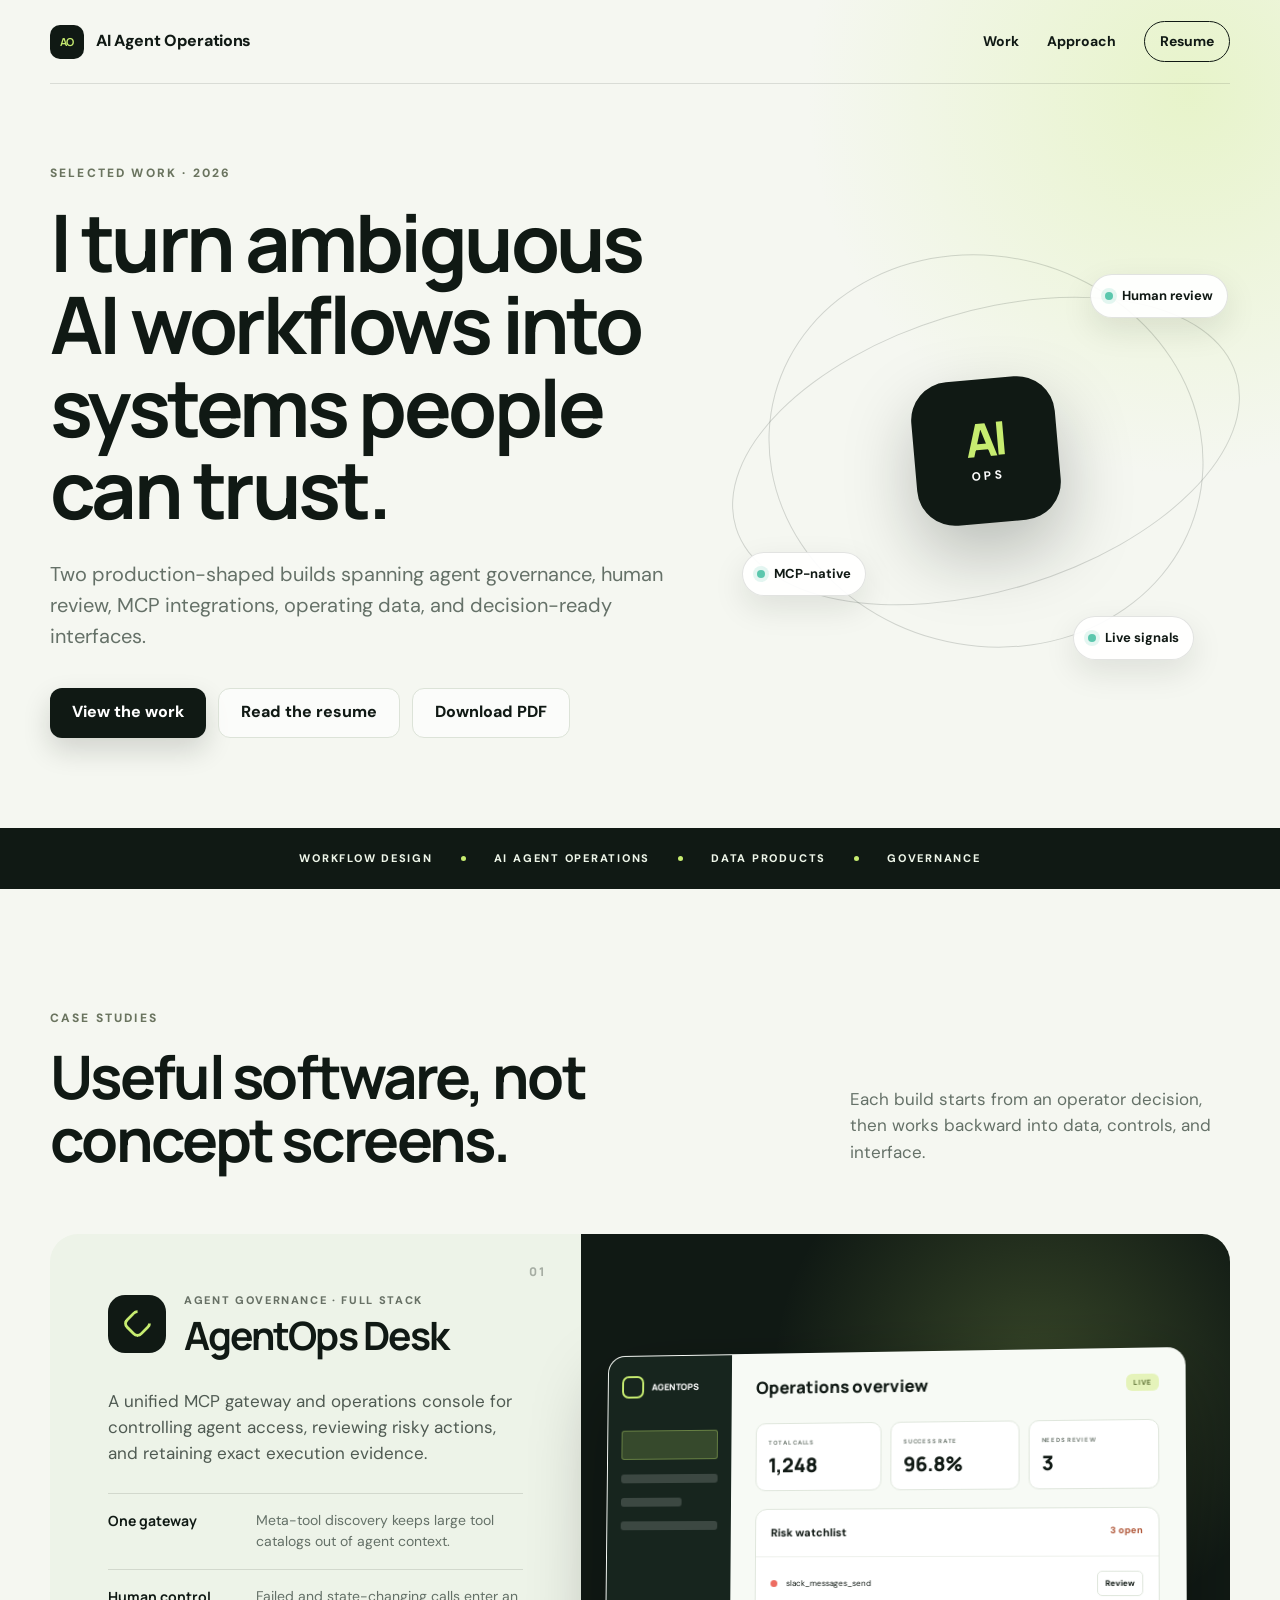
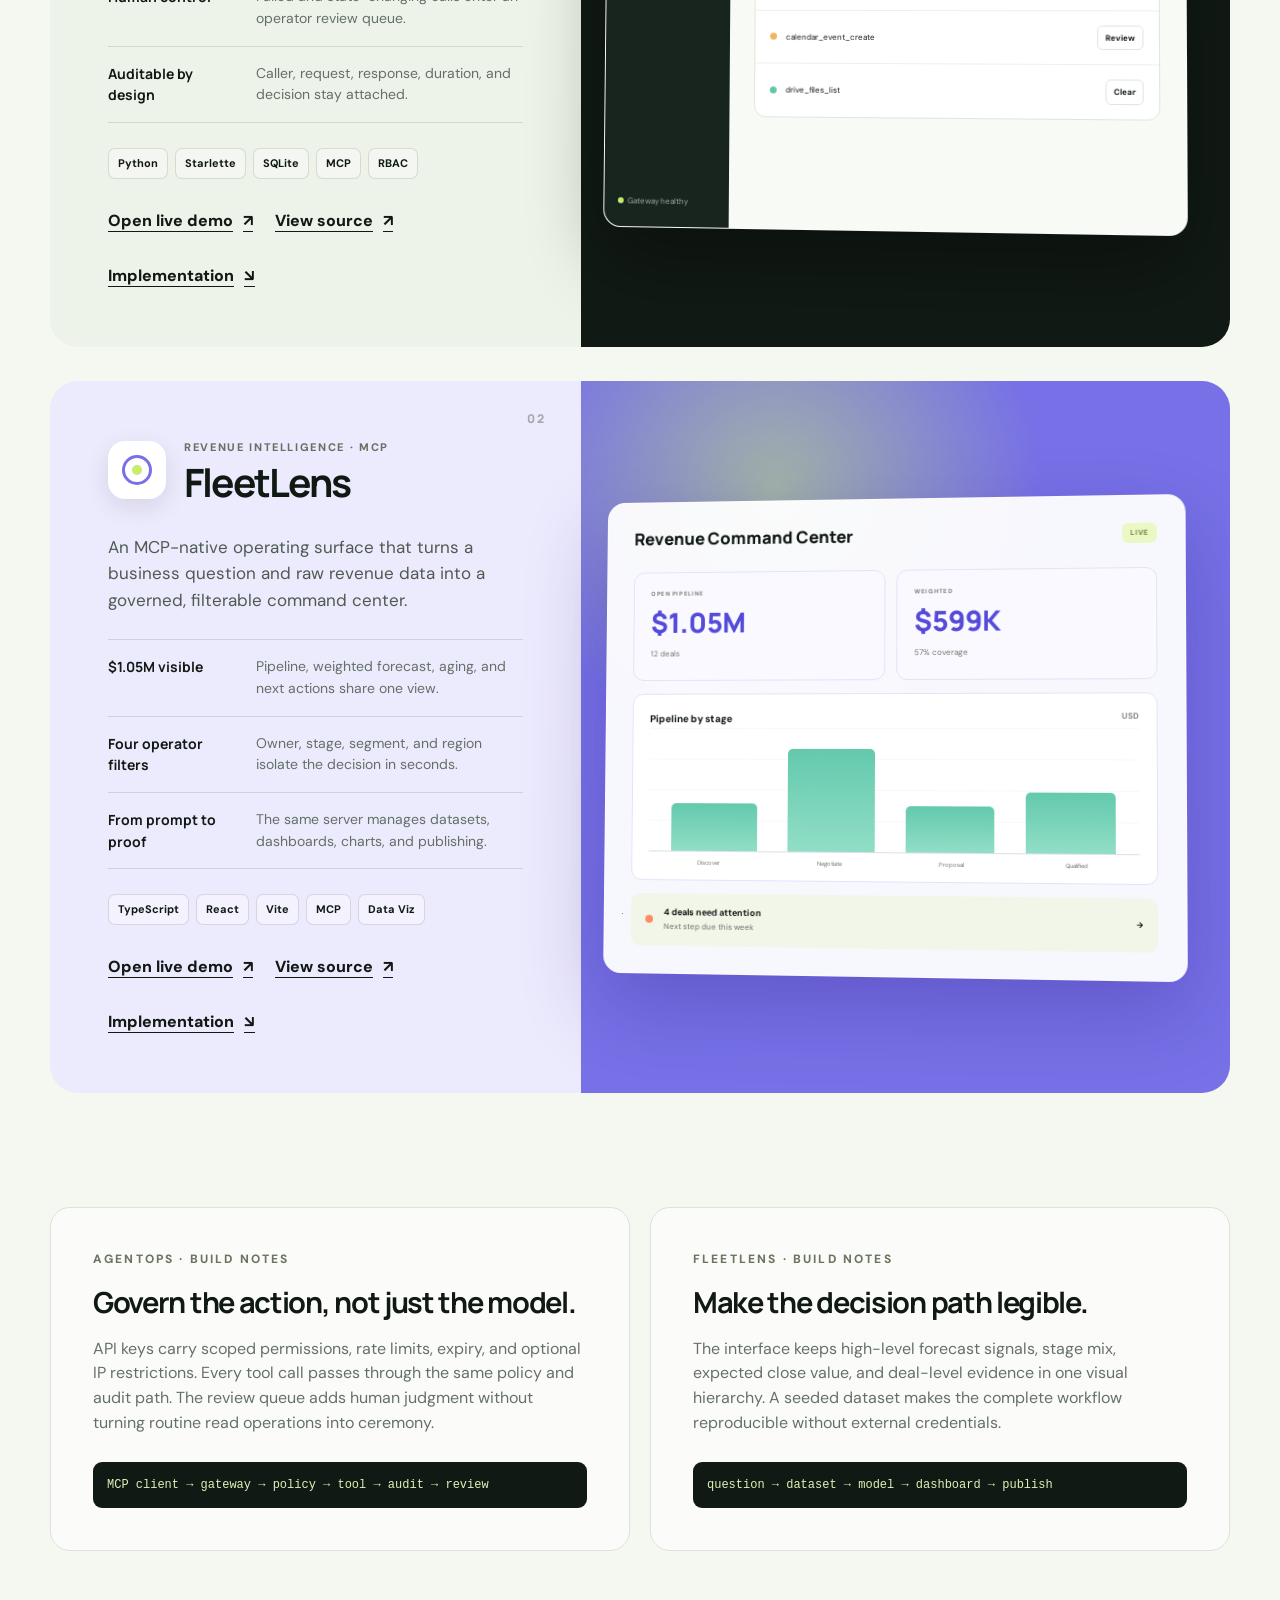
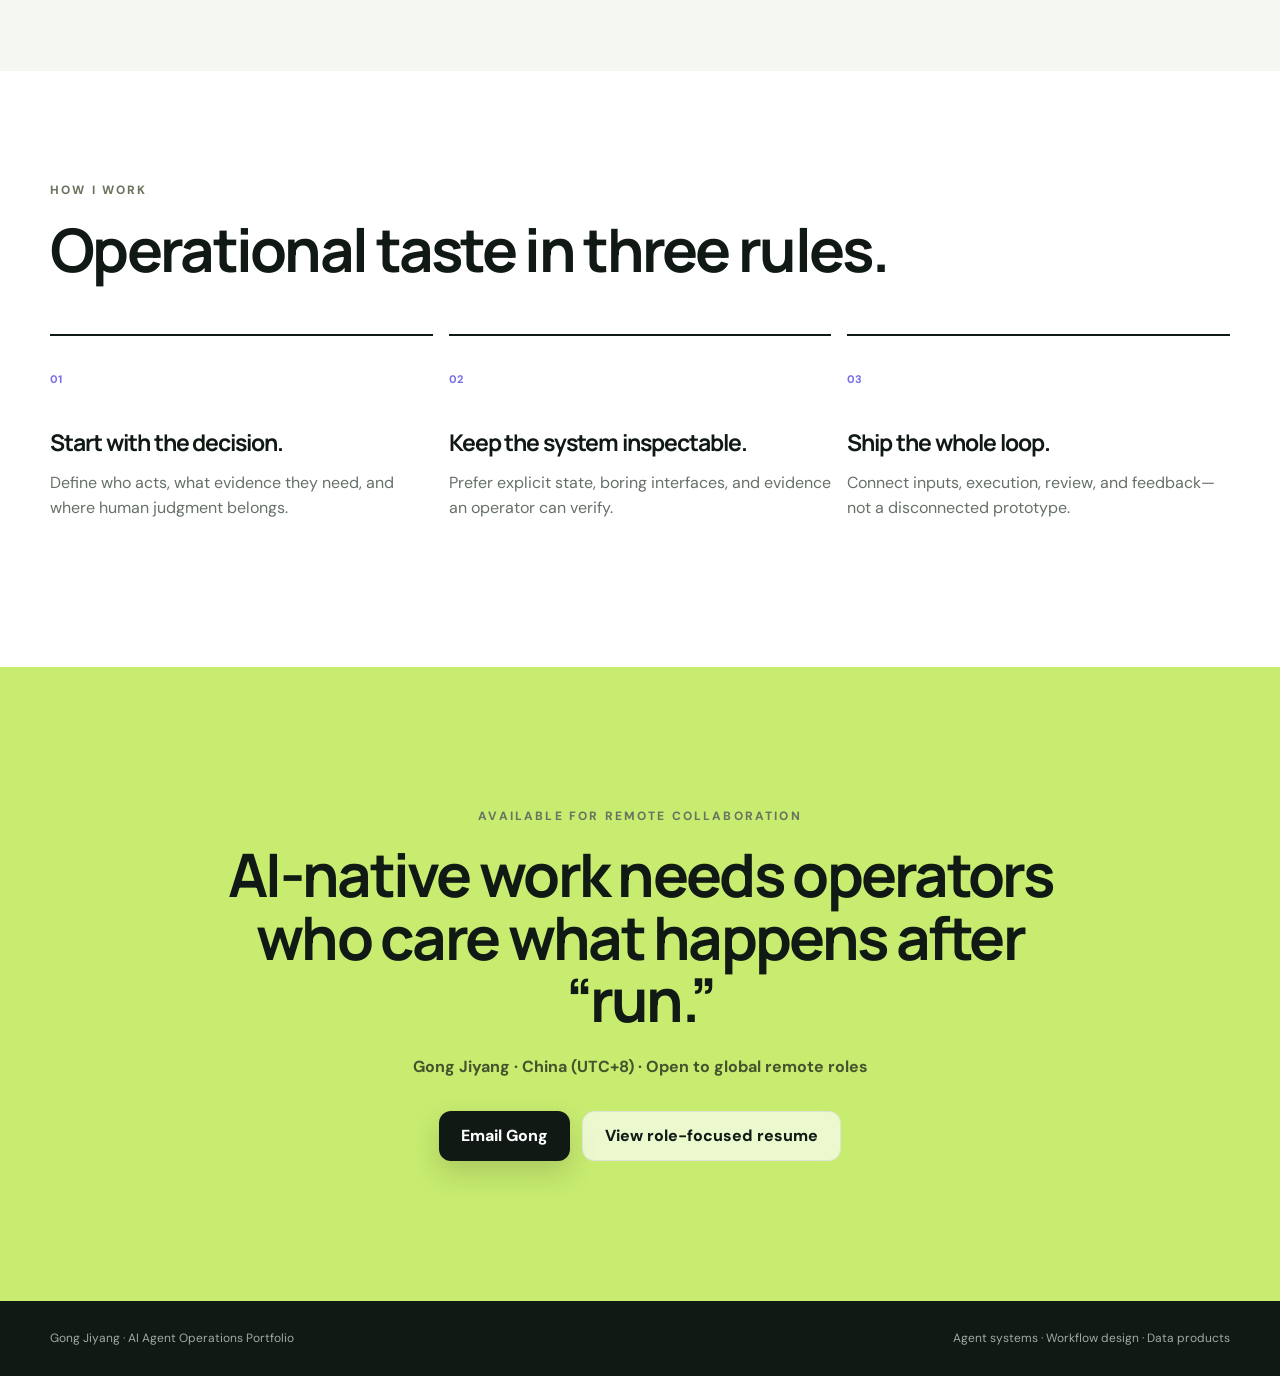
<file: index.html>
<!doctype html>
<html lang="en">
<head>
  <meta charset="utf-8">
  <meta name="viewport" content="width=device-width, initial-scale=1">
  <meta name="description" content="Gong Jiyang’s portfolio of AI-native operations systems: governed agent execution and decision-ready revenue intelligence.">
  <title>Gong Jiyang — AI Agent Operations Portfolio</title>
  <link rel="preconnect" href="https://fonts.googleapis.com">
  <link rel="preconnect" href="https://fonts.gstatic.com" crossorigin>
  <link href="https://fonts.googleapis.com/css2?family=DM+Sans:wght@400;500;600;700&family=Manrope:wght@600;700;800&display=swap" rel="stylesheet">
  <link rel="stylesheet" href="styles.css">
</head>
<body>
  <header class="site-header">
    <a class="wordmark" href="#top" aria-label="Portfolio home">
      <span class="wordmark-mark" aria-hidden="true">AO</span>
      <span>AI Agent Operations</span>
    </a>
    <nav aria-label="Primary navigation">
      <a href="#work">Work</a>
      <a href="#approach">Approach</a>
      <a class="nav-cta" href="resume.html">Resume</a>
    </nav>
  </header>

  <main id="top">
    <section class="hero" aria-labelledby="hero-title">
      <div class="hero-copy">
        <p class="eyebrow">SELECTED WORK · 2026</p>
        <h1 id="hero-title">I turn ambiguous AI workflows into systems people can trust.</h1>
        <p class="hero-lede">Two production-shaped builds spanning agent governance, human review, MCP integrations, operating data, and decision-ready interfaces.</p>
        <div class="hero-actions">
          <a class="button button-primary" href="#work">View the work</a>
          <a class="button button-secondary" href="resume.html">Read the resume</a>
          <a class="button button-secondary" href="AI_Agent_Operations_Resume.pdf" download>Download PDF</a>
        </div>
      </div>
      <div class="hero-proof" aria-label="Portfolio capabilities">
        <div class="proof-orbit orbit-one"></div>
        <div class="proof-orbit orbit-two"></div>
        <div class="proof-center"><span>AI</span><strong>OPS</strong></div>
        <div class="proof-chip chip-one"><span></span>Human review</div>
        <div class="proof-chip chip-two"><span></span>MCP-native</div>
        <div class="proof-chip chip-three"><span></span>Live signals</div>
      </div>
    </section>

    <section class="signal-strip" aria-label="Core capabilities">
      <span>WORKFLOW DESIGN</span><i></i><span>AI AGENT OPERATIONS</span><i></i><span>DATA PRODUCTS</span><i></i><span>GOVERNANCE</span>
    </section>

    <section class="work-section" id="work" aria-labelledby="work-title">
      <div class="section-heading">
        <div>
          <p class="eyebrow">CASE STUDIES</p>
          <h2 id="work-title">Useful software, not concept screens.</h2>
        </div>
        <p>Each build starts from an operator decision, then works backward into data, controls, and interface.</p>
      </div>

      <article class="project project-agentops">
        <div class="project-copy">
          <div class="project-index">01</div>
          <div class="project-title-row">
            <div class="project-icon agentops-icon" aria-hidden="true"><span></span></div>
            <div>
              <p class="project-type">AGENT GOVERNANCE · FULL STACK</p>
              <h3>AgentOps Desk</h3>
            </div>
          </div>
          <p class="project-summary">A unified MCP gateway and operations console for controlling agent access, reviewing risky actions, and retaining exact execution evidence.</p>
          <ul class="project-outcomes">
            <li><strong>One gateway</strong><span>Meta-tool discovery keeps large tool catalogs out of agent context.</span></li>
            <li><strong>Human control</strong><span>Failed and state-changing calls enter an operator review queue.</span></li>
            <li><strong>Auditable by design</strong><span>Caller, request, response, duration, and decision stay attached.</span></li>
          </ul>
          <div class="project-tags"><span>Python</span><span>Starlette</span><span>SQLite</span><span>MCP</span><span>RBAC</span></div>
          <div class="project-actions">
            <a class="text-link" href="https://gongjiyang.github.io/agentops-console/">Open live demo <span aria-hidden="true">↗</span></a>
            <a class="text-link" href="https://github.com/GongJiYang/agentops-console">View source <span aria-hidden="true">↗</span></a>
            <a class="text-link" href="#agentops-details">Implementation <span aria-hidden="true">↘</span></a>
          </div>
        </div>
        <div class="project-visual agentops-visual" aria-label="AgentOps Desk interface preview">
          <div class="mock-window">
            <div class="mock-sidebar">
              <div class="mock-logo"><b></b><span>AGENTOPS</span></div>
              <div class="mock-nav active"></div><div class="mock-nav"></div><div class="mock-nav short"></div><div class="mock-nav"></div>
              <div class="mock-status"><i></i>Gateway healthy</div>
            </div>
            <div class="mock-main">
              <div class="mock-top"><span>Operations overview</span><b>LIVE</b></div>
              <div class="mock-kpis"><div><small>TOTAL CALLS</small><strong>1,248</strong></div><div><small>SUCCESS RATE</small><strong>96.8%</strong></div><div><small>NEEDS REVIEW</small><strong>3</strong></div></div>
              <div class="mock-watch"><div class="watch-head"><span>Risk watchlist</span><small>3 open</small></div><div class="watch-row"><i class="risk high"></i><span>slack_messages_send</span><b>Review</b></div><div class="watch-row"><i class="risk medium"></i><span>calendar_event_create</span><b>Review</b></div><div class="watch-row"><i class="risk low"></i><span>drive_files_list</span><b>Clear</b></div></div>
            </div>
          </div>
        </div>
      </article>

      <article class="project project-fleetlens">
        <div class="project-copy">
          <div class="project-index">02</div>
          <div class="project-title-row">
            <div class="project-icon fleetlens-icon" aria-hidden="true"><span></span></div>
            <div>
              <p class="project-type">REVENUE INTELLIGENCE · MCP</p>
              <h3>FleetLens</h3>
            </div>
          </div>
          <p class="project-summary">An MCP-native operating surface that turns a business question and raw revenue data into a governed, filterable command center.</p>
          <ul class="project-outcomes">
            <li><strong>$1.05M visible</strong><span>Pipeline, weighted forecast, aging, and next actions share one view.</span></li>
            <li><strong>Four operator filters</strong><span>Owner, stage, segment, and region isolate the decision in seconds.</span></li>
            <li><strong>From prompt to proof</strong><span>The same server manages datasets, dashboards, charts, and publishing.</span></li>
          </ul>
          <div class="project-tags"><span>TypeScript</span><span>React</span><span>Vite</span><span>MCP</span><span>Data Viz</span></div>
          <div class="project-actions">
            <a class="text-link" href="https://gongjiyang.github.io/fleetlens-mcp/">Open live demo <span aria-hidden="true">↗</span></a>
            <a class="text-link" href="https://github.com/GongJiYang/fleetlens-mcp">View source <span aria-hidden="true">↗</span></a>
            <a class="text-link" href="#fleetlens-details">Implementation <span aria-hidden="true">↘</span></a>
          </div>
        </div>
        <div class="project-visual fleetlens-visual" aria-label="FleetLens revenue dashboard preview">
          <div class="lens-frame">
            <div class="lens-head"><span>Revenue Command Center</span><b>LIVE</b></div>
            <div class="lens-metrics"><div><small>OPEN PIPELINE</small><strong>$1.05M</strong><em>12 deals</em></div><div><small>WEIGHTED</small><strong>$599K</strong><em>57% coverage</em></div></div>
            <div class="lens-chart"><div class="lens-chart-title"><span>Pipeline by stage</span><small>USD</small></div><div class="bars"><i style="--h:43%"></i><i style="--h:92%"></i><i style="--h:41%"></i><i style="--h:54%"></i></div><div class="bar-labels"><span>Discover</span><span>Negotiate</span><span>Proposal</span><span>Qualified</span></div></div>
            <div class="lens-alert"><i></i><span><strong>4 deals need attention</strong>Next step due this week</span><b>→</b></div>
          </div>
        </div>
      </article>
    </section>

    <section class="details-grid" id="approach" aria-label="Implementation details">
      <article id="agentops-details">
        <p class="eyebrow">AGENTOPS · BUILD NOTES</p>
        <h3>Govern the action, not just the model.</h3>
        <p>API keys carry scoped permissions, rate limits, expiry, and optional IP restrictions. Every tool call passes through the same policy and audit path. The review queue adds human judgment without turning routine read operations into ceremony.</p>
        <code>MCP client → gateway → policy → tool → audit → review</code>
      </article>
      <article id="fleetlens-details">
        <p class="eyebrow">FLEETLENS · BUILD NOTES</p>
        <h3>Make the decision path legible.</h3>
        <p>The interface keeps high-level forecast signals, stage mix, expected close value, and deal-level evidence in one visual hierarchy. A seeded dataset makes the complete workflow reproducible without external credentials.</p>
        <code>question → dataset → model → dashboard → publish</code>
      </article>
    </section>

    <section class="principles" aria-labelledby="principles-title">
      <p class="eyebrow">HOW I WORK</p>
      <h2 id="principles-title">Operational taste in three rules.</h2>
      <div class="principle-grid">
        <article><span>01</span><h3>Start with the decision.</h3><p>Define who acts, what evidence they need, and where human judgment belongs.</p></article>
        <article><span>02</span><h3>Keep the system inspectable.</h3><p>Prefer explicit state, boring interfaces, and evidence an operator can verify.</p></article>
        <article><span>03</span><h3>Ship the whole loop.</h3><p>Connect inputs, execution, review, and feedback—not a disconnected prototype.</p></article>
      </div>
    </section>

    <section class="closing">
      <p class="eyebrow">AVAILABLE FOR REMOTE COLLABORATION</p>
      <h2>AI-native work needs operators who care what happens after “run.”</h2>
      <p class="closing-meta">Gong Jiyang · China (UTC+8) · Open to global remote roles</p>
      <div class="hero-actions closing-actions">
        <a class="button button-primary" href="mailto:2643399104gjy@gmail.com">Email Gong</a>
        <a class="button button-secondary" href="resume.html">View role-focused resume</a>
      </div>
    </section>
  </main>

  <footer><span>Gong Jiyang · AI Agent Operations Portfolio</span><span>Agent systems · Workflow design · Data products</span></footer>
</body>
</html>
</file>
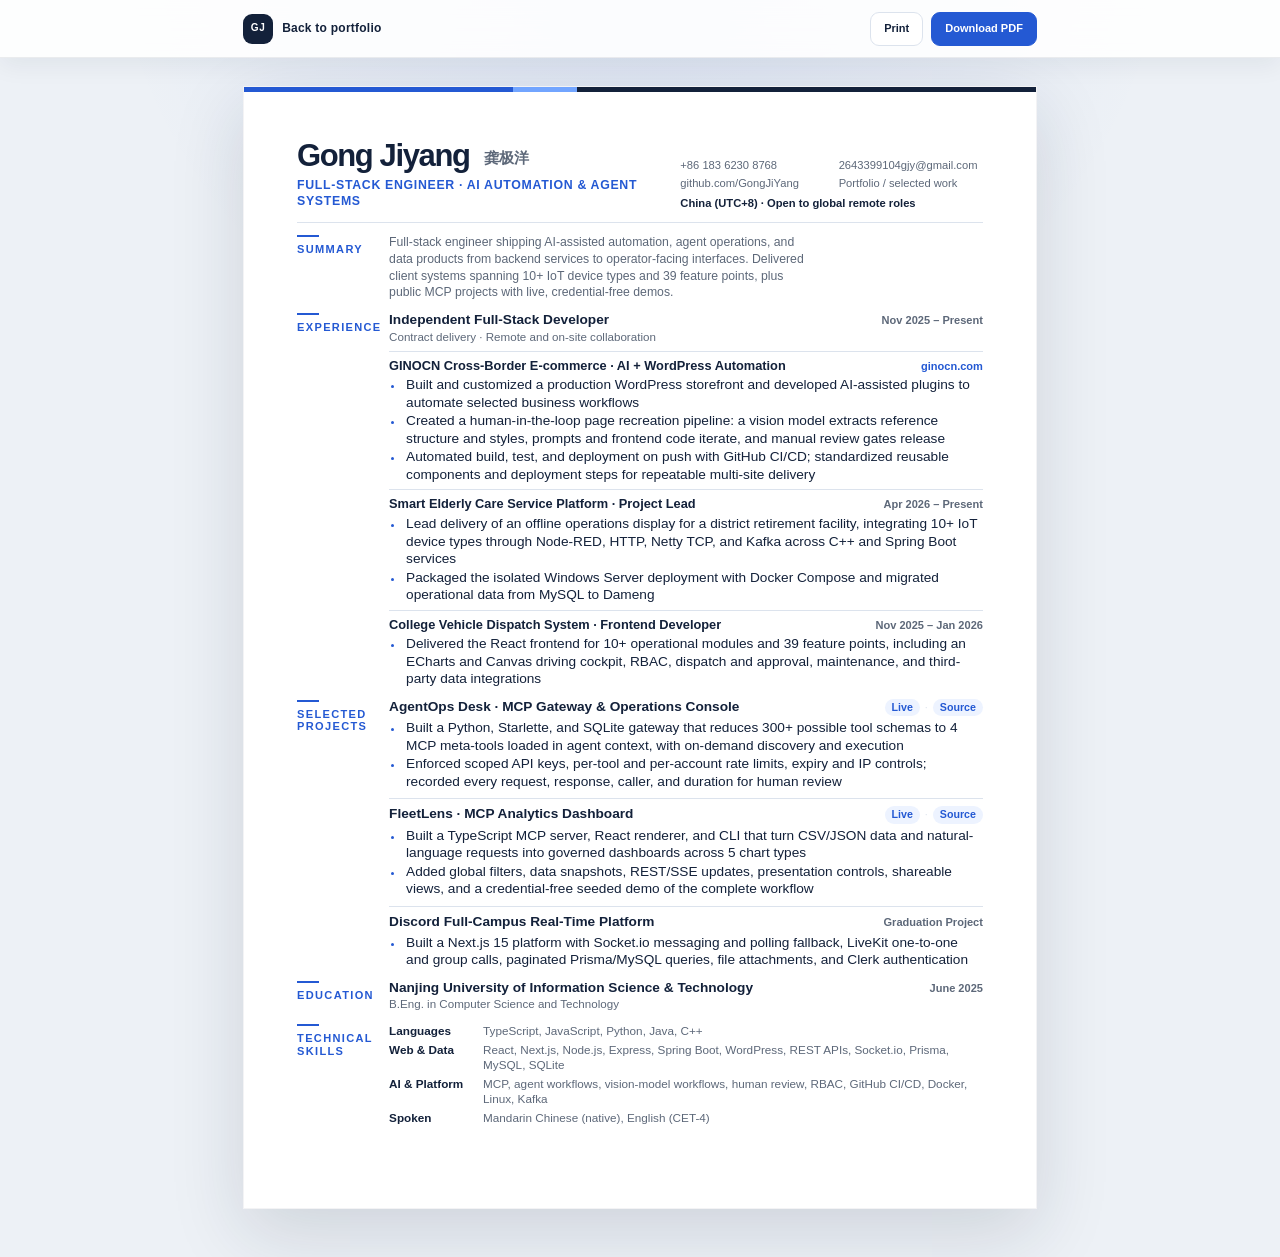
<file: resume.html>
<!doctype html>
<html lang="en">
<head>
  <meta charset="utf-8" />
  <meta name="viewport" content="width=device-width, initial-scale=1" />
  <meta name="description" content="Resume of Gong Jiyang, a full-stack engineer focused on AI automation, agent systems, IoT integrations, and production delivery." />
  <title>Gong Jiyang — Full-Stack Engineer Resume</title>
  <style>
    :root {
      --ink: #13213a;
      --muted: #5d6879;
      --accent: #2459d3;
      --accent-strong: #1743aa;
      --accent-soft: #edf3ff;
      --line: #dce3ed;
      --paper: #ffffff;
      --screen: #edf1f6;
    }

    * { box-sizing: border-box; }

    html {
      background: var(--screen);
    }

    body {
      margin: 0;
      background:
        radial-gradient(circle at 50% -10%, rgba(36, 89, 211, 0.1), transparent 34rem),
        var(--screen);
      color: var(--ink);
      font: 10.25pt/1.28 ui-sans-serif, -apple-system, BlinkMacSystemFont, "Segoe UI", sans-serif;
      -webkit-font-smoothing: antialiased;
    }

    a {
      color: inherit;
      text-decoration: none;
    }

    .toolbar {
      position: sticky;
      top: 0;
      z-index: 2;
      display: flex;
      justify-content: space-between;
      align-items: center;
      min-height: 58px;
      padding: 9px max(22px, calc((100% - 210mm) / 2));
      border-bottom: 1px solid rgba(19, 33, 58, 0.08);
      background: rgba(255, 255, 255, 0.88);
      box-shadow: 0 8px 24px rgba(19, 33, 58, 0.06);
      backdrop-filter: blur(18px);
    }

    .toolbar-brand {
      display: inline-flex;
      align-items: center;
      gap: 9px;
      color: var(--ink);
      font-size: 12px;
      font-weight: 750;
      letter-spacing: 0.02em;
    }

    .toolbar-mark {
      display: grid;
      width: 30px;
      height: 30px;
      place-items: center;
      border-radius: 9px;
      background: var(--ink);
      color: #ffffff;
      font-size: 10px;
      letter-spacing: 0.06em;
    }

    .toolbar-actions {
      display: flex;
      align-items: center;
      gap: 8px;
    }

    .toolbar-button {
      display: inline-flex;
      min-height: 34px;
      align-items: center;
      justify-content: center;
      border: 1px solid var(--line);
      border-radius: 9px;
      padding: 0 13px;
      background: #ffffff;
      color: var(--ink);
      font: 700 11px/1 ui-sans-serif, -apple-system, BlinkMacSystemFont, "Segoe UI", sans-serif;
      cursor: pointer;
    }

    .toolbar-button-primary {
      border-color: var(--accent);
      background: var(--accent);
      color: #ffffff;
    }

    .toolbar-button:hover,
    .toolbar-button:focus-visible {
      border-color: var(--accent);
      outline: none;
      color: var(--accent);
    }

    .toolbar-button-primary:hover,
    .toolbar-button-primary:focus-visible {
      border-color: var(--accent-strong);
      background: var(--accent-strong);
      color: #ffffff;
    }

    .page {
      position: relative;
      width: 210mm;
      min-height: 297mm;
      margin: 28px auto 48px;
      overflow: hidden;
      padding: 13mm 14mm 11mm;
      border: 1px solid rgba(19, 33, 58, 0.05);
      background: var(--paper);
      box-shadow: 0 24px 70px rgba(19, 33, 58, 0.14);
    }

    .page::before {
      position: absolute;
      inset: 0 0 auto;
      height: 5px;
      background: linear-gradient(90deg, var(--accent) 0 34%, #72a5ff 34% 42%, var(--ink) 42% 100%);
      content: "";
    }

    header {
      display: grid;
      grid-template-columns: minmax(0, 1.08fr) minmax(250px, 0.92fr);
      gap: 28px;
      align-items: end;
      padding: 4px 0 12px;
      border-bottom: 1px solid var(--line);
    }

    h1 {
      margin: 0;
      font-size: 31px;
      font-weight: 780;
      line-height: 1;
      letter-spacing: -0.045em;
    }

    .cn-name {
      margin-left: 7px;
      color: var(--muted);
      font-size: 15px;
      font-weight: 650;
      letter-spacing: 0;
      vertical-align: 3px;
    }

    .role {
      margin-top: 7px;
      color: var(--accent);
      font-size: 9.25pt;
      font-weight: 750;
      letter-spacing: 0.055em;
      text-transform: uppercase;
    }

    .contact {
      display: grid;
      grid-template-columns: repeat(2, minmax(0, 1fr));
      gap: 4px 14px;
      color: var(--muted);
      font-size: 8.4pt;
      line-height: 1.25;
    }

    .contact a {
      overflow-wrap: anywhere;
    }

    .contact a:hover,
    .contact a:focus-visible,
    .subhead a:hover,
    .subhead a:focus-visible,
    .project-links a:hover,
    .project-links a:focus-visible {
      color: var(--accent);
      text-decoration: underline;
      text-underline-offset: 2px;
    }

    .contact-location {
      grid-column: 1 / -1;
      margin-top: 2px;
      color: var(--ink);
      font-weight: 650;
    }

    section {
      position: relative;
      margin-top: 11px;
      padding-left: 92px;
    }

    h2 {
      position: absolute;
      top: 1px;
      left: 0;
      width: 75px;
      margin: 0;
      color: var(--accent);
      font-size: 8.3pt;
      font-weight: 800;
      line-height: 1.15;
      letter-spacing: 0.12em;
      text-transform: uppercase;
    }

    h2::before {
      display: block;
      width: 22px;
      height: 2px;
      margin-bottom: 6px;
      background: var(--accent);
      content: "";
    }

    h3,
    p {
      margin: 0;
    }

    .summary {
      max-width: 62ch;
      color: var(--muted);
      font-size: 9.2pt;
      line-height: 1.38;
    }

    .entry {
      margin-bottom: 7px;
    }

    .entry:last-child {
      margin-bottom: 0;
    }

    .entry-head,
    .subhead {
      display: flex;
      justify-content: space-between;
      align-items: baseline;
      gap: 12px;
    }

    .entry-head h3 {
      font-size: 10.25pt;
      line-height: 1.22;
    }

    .entry-meta {
      flex: none;
      color: var(--muted);
      font-size: 8.3pt;
      font-weight: 550;
      white-space: nowrap;
    }

    .entry-context {
      margin-top: 1px;
      color: var(--muted);
      font-size: 8.7pt;
    }

    .subentry {
      margin-top: 6px;
      padding-top: 6px;
      border-top: 1px solid var(--line);
    }

    .subhead strong {
      font-size: 9.6pt;
      line-height: 1.22;
    }

    .subhead a {
      color: var(--accent);
      font-size: 8.3pt;
      font-weight: 700;
      white-space: nowrap;
    }

    .project-links {
      display: inline-flex;
      flex: none;
      align-items: center;
      gap: 5px;
      color: var(--line);
      font-size: 8pt;
      white-space: nowrap;
    }

    .project-links a {
      border-radius: 999px;
      padding: 2px 7px;
      background: var(--accent-soft);
      color: var(--accent);
      font-weight: 750;
    }

    ul {
      margin: 3px 0 0;
      padding-left: 15px;
    }

    li {
      margin: 0 0 1px;
      padding-left: 2px;
    }

    li::marker {
      color: var(--accent);
      font-size: 0.8em;
    }

    section[aria-labelledby="projects-title"] .entry {
      padding-bottom: 7px;
      border-bottom: 1px solid var(--line);
    }

    section[aria-labelledby="projects-title"] .entry:last-child {
      padding-bottom: 0;
      border-bottom: 0;
    }

    .skills {
      display: grid;
      gap: 4px;
    }

    .skills-line {
      display: grid;
      grid-template-columns: 86px minmax(0, 1fr);
      gap: 8px;
      align-items: baseline;
    }

    .skills-line strong {
      color: var(--ink);
      font-size: 8.8pt;
    }

    .skills-line span {
      color: var(--muted);
      font-size: 8.8pt;
    }

    @media screen and (max-width: 760px) {
      html,
      body {
        background: #ffffff;
      }

      .toolbar {
        min-height: 54px;
        padding: 8px 14px;
      }

      .toolbar-brand > span:last-child {
        display: none;
      }

      .toolbar-button {
        min-height: 34px;
        padding: 0 11px;
      }

      .page {
        width: 100%;
        min-height: 0;
        margin: 0;
        padding: 30px 19px 42px;
        border: 0;
        box-shadow: none;
      }

      header {
        display: block;
        padding-bottom: 16px;
      }

      h1 {
        font-size: clamp(29px, 9vw, 38px);
      }

      .role {
        max-width: 29ch;
        margin-top: 9px;
        line-height: 1.35;
      }

      .contact {
        grid-template-columns: 1fr;
        gap: 6px;
        margin-top: 17px;
        font-size: 11px;
      }

      .contact-location {
        grid-column: auto;
        margin-top: 3px;
      }

      section {
        margin-top: 22px;
        padding-left: 0;
      }

      h2 {
        position: static;
        width: auto;
        margin-bottom: 11px;
        padding-bottom: 7px;
        border-bottom: 1px solid var(--line);
        font-size: 10px;
      }

      h2::before {
        display: inline-block;
        width: 18px;
        margin: 0 8px 3px 0;
      }

      .summary {
        font-size: 13px;
        line-height: 1.52;
      }

      .entry {
        margin-bottom: 14px;
      }

      .entry-head,
      .subhead {
        display: block;
      }

      .entry-head h3 {
        font-size: 14px;
      }

      .entry-meta,
      .subhead a,
      .project-links {
        display: flex;
        margin-top: 4px;
        white-space: normal;
      }

      .subentry {
        margin-top: 11px;
        padding-top: 10px;
      }

      .subhead strong {
        font-size: 13px;
      }

      ul {
        margin-top: 6px;
        padding-left: 17px;
      }

      li {
        margin-bottom: 4px;
        font-size: 12.5px;
        line-height: 1.42;
      }

      section[aria-labelledby="projects-title"] .entry {
        padding-bottom: 13px;
      }

      .skills-line {
        grid-template-columns: 82px minmax(0, 1fr);
        gap: 7px;
      }

      .skills-line strong,
      .skills-line span {
        font-size: 12px;
        line-height: 1.4;
      }
    }

    @media screen and (max-width: 390px) {
      .toolbar-button {
        padding: 0 9px;
      }

      .toolbar-button-secondary {
        display: none;
      }

      .page {
        padding-right: 17px;
        padding-left: 17px;
      }
    }

    @media print {
      @page { size: A4; margin: 0; }

      html,
      body {
        background: #ffffff;
      }

      body {
        font-size: 9.8pt;
        print-color-adjust: exact;
        -webkit-print-color-adjust: exact;
      }

      .toolbar {
        display: none;
      }

      .page {
        width: 210mm;
        height: 297mm;
        min-height: 297mm;
        margin: 0;
        padding: 12mm 14mm 10mm;
        border: 0;
        box-shadow: none;
        overflow: hidden;
      }

      header {
        grid-template-columns: minmax(0, 1.08fr) minmax(235px, 0.92fr);
        gap: 24px;
        padding-top: 4px;
        padding-bottom: 10px;
      }

      h1 {
        font-size: 30px;
      }

      section {
        margin-top: 9px;
        padding-left: 88px;
      }

      .subentry {
        margin-top: 5px;
        padding-top: 5px;
      }

      .entry {
        margin-bottom: 6px;
      }

      section[aria-labelledby="projects-title"] .entry {
        padding-bottom: 6px;
      }

      ul {
        margin-top: 2px;
      }

      .project-links a {
        padding: 1px 5px;
      }
    }
  </style>
</head>
<body>
  <div class="toolbar">
    <a class="toolbar-brand" href="index.html" aria-label="Back to portfolio">
      <span class="toolbar-mark" aria-hidden="true">GJ</span>
      <span>Back to portfolio</span>
    </a>
    <div class="toolbar-actions">
      <button class="toolbar-button toolbar-button-secondary" type="button" onclick="window.print()">Print</button>
      <a class="toolbar-button toolbar-button-primary" href="AI_Agent_Operations_Resume.pdf" download>Download PDF</a>
    </div>
  </div>

  <article class="page">
    <header>
      <div class="identity">
        <h1>Gong Jiyang <span class="cn-name">龚极洋</span></h1>
        <div class="role">Full-Stack Engineer · AI Automation &amp; Agent Systems</div>
      </div>
      <div class="contact">
        <a href="tel:+8618362308768">+86 183 6230 8768</a>
        <a href="mailto:2643399104gjy@gmail.com">2643399104gjy@gmail.com</a>
        <a href="https://github.com/GongJiYang">github.com/GongJiYang</a>
        <a href="https://gongjiyang.github.io/ai-agent-operations-portfolio/">Portfolio / selected work</a>
        <span class="contact-location">China (UTC+8) · Open to global remote roles</span>
      </div>
    </header>

    <section aria-labelledby="summary-title">
      <h2 id="summary-title">Summary</h2>
      <p class="summary">Full-stack engineer shipping AI-assisted automation, agent operations, and data products from backend services to operator-facing interfaces. Delivered client systems spanning 10+ IoT device types and 39 feature points, plus public MCP projects with live, credential-free demos.</p>
    </section>

    <section aria-labelledby="experience-title">
      <h2 id="experience-title">Experience</h2>
      <article class="entry">
        <div class="entry-head">
          <h3>Independent Full-Stack Developer</h3>
          <span class="entry-meta">Nov 2025 – Present</span>
        </div>
        <p class="entry-context">Contract delivery · Remote and on-site collaboration</p>

        <div class="subentry">
          <div class="subhead">
            <strong>GINOCN Cross-Border E-commerce · AI + WordPress Automation</strong>
            <a href="https://www.ginocn.com/">ginocn.com</a>
          </div>
          <ul>
            <li>Built and customized a production WordPress storefront and developed AI-assisted plugins to automate selected business workflows</li>
            <li>Created a human-in-the-loop page recreation pipeline: a vision model extracts reference structure and styles, prompts and frontend code iterate, and manual review gates release</li>
            <li>Automated build, test, and deployment on push with GitHub CI/CD; standardized reusable components and deployment steps for repeatable multi-site delivery</li>
          </ul>
        </div>

        <div class="subentry">
          <div class="subhead">
            <strong>Smart Elderly Care Service Platform · Project Lead</strong>
            <span class="entry-meta">Apr 2026 – Present</span>
          </div>
          <ul>
            <li>Lead delivery of an offline operations display for a district retirement facility, integrating 10+ IoT device types through Node-RED, HTTP, Netty TCP, and Kafka across C++ and Spring Boot services</li>
            <li>Packaged the isolated Windows Server deployment with Docker Compose and migrated operational data from MySQL to Dameng</li>
          </ul>
        </div>

        <div class="subentry">
          <div class="subhead">
            <strong>College Vehicle Dispatch System · Frontend Developer</strong>
            <span class="entry-meta">Nov 2025 – Jan 2026</span>
          </div>
          <ul>
            <li>Delivered the React frontend for 10+ operational modules and 39 feature points, including an ECharts and Canvas driving cockpit, RBAC, dispatch and approval, maintenance, and third-party data integrations</li>
          </ul>
        </div>
      </article>
    </section>

    <section aria-labelledby="projects-title">
      <h2 id="projects-title">Selected Projects</h2>

      <article class="entry">
        <div class="entry-head">
          <h3>AgentOps Desk · MCP Gateway &amp; Operations Console</h3>
          <span class="project-links"><a href="https://gongjiyang.github.io/agentops-console/">Live</a> · <a href="https://github.com/GongJiYang/agentops-console">Source</a></span>
        </div>
        <ul>
          <li>Built a Python, Starlette, and SQLite gateway that reduces 300+ possible tool schemas to 4 MCP meta-tools loaded in agent context, with on-demand discovery and execution</li>
          <li>Enforced scoped API keys, per-tool and per-account rate limits, expiry and IP controls; recorded every request, response, caller, and duration for human review</li>
        </ul>
      </article>

      <article class="entry">
        <div class="entry-head">
          <h3>FleetLens · MCP Analytics Dashboard</h3>
          <span class="project-links"><a href="https://gongjiyang.github.io/fleetlens-mcp/">Live</a> · <a href="https://github.com/GongJiYang/fleetlens-mcp">Source</a></span>
        </div>
        <ul>
          <li>Built a TypeScript MCP server, React renderer, and CLI that turn CSV/JSON data and natural-language requests into governed dashboards across 5 chart types</li>
          <li>Added global filters, data snapshots, REST/SSE updates, presentation controls, shareable views, and a credential-free seeded demo of the complete workflow</li>
        </ul>
      </article>

      <article class="entry">
        <div class="entry-head">
          <h3>Discord Full-Campus Real-Time Platform</h3>
          <span class="entry-meta">Graduation Project</span>
        </div>
        <ul>
          <li>Built a Next.js 15 platform with Socket.io messaging and polling fallback, LiveKit one-to-one and group calls, paginated Prisma/MySQL queries, file attachments, and Clerk authentication</li>
        </ul>
      </article>
    </section>

    <section aria-labelledby="education-title">
      <h2 id="education-title">Education</h2>
      <div class="entry-head">
        <h3>Nanjing University of Information Science &amp; Technology</h3>
        <span class="entry-meta">June 2025</span>
      </div>
      <p class="entry-context">B.Eng. in Computer Science and Technology</p>
    </section>

    <section aria-labelledby="skills-title">
      <h2 id="skills-title">Technical Skills</h2>
      <div class="skills">
        <p class="skills-line"><strong>Languages</strong><span>TypeScript, JavaScript, Python, Java, C++</span></p>
        <p class="skills-line"><strong>Web &amp; Data</strong><span>React, Next.js, Node.js, Express, Spring Boot, WordPress, REST APIs, Socket.io, Prisma, MySQL, SQLite</span></p>
        <p class="skills-line"><strong>AI &amp; Platform</strong><span>MCP, agent workflows, vision-model workflows, human review, RBAC, GitHub CI/CD, Docker, Linux, Kafka</span></p>
        <p class="skills-line"><strong>Spoken</strong><span>Mandarin Chinese (native), English (CET-4)</span></p>
      </div>
    </section>
  </article>
</body>
</html>
</file>
<file: styles.css>
:root {
  --ink: #101914;
  --muted: #657168;
  --paper: #f5f7f1;
  --panel: #ffffff;
  --line: #dce3d8;
  --lime: #c7ec70;
  --violet: #7770e7;
  --teal: #5bc7ad;
  --navy: #12211a;
  --orange: #ff8d62;
}

* { box-sizing: border-box; }
html { scroll-behavior: smooth; }
body {
  margin: 0;
  color: var(--ink);
  background:
    radial-gradient(circle at 93% 2%, rgba(199, 236, 112, .3), transparent 24rem),
    var(--paper);
  font-family: "DM Sans", system-ui, sans-serif;
  line-height: 1.55;
}
a { color: inherit; }
.site-header {
  width: min(1180px, calc(100% - 40px));
  height: 84px;
  margin: auto;
  display: flex;
  align-items: center;
  justify-content: space-between;
  border-bottom: 1px solid rgba(16, 25, 20, .12);
}
.wordmark { display: flex; align-items: center; gap: 12px; text-decoration: none; font-weight: 800; letter-spacing: -.02em; }
.wordmark-mark { display: grid; place-items: center; width: 34px; height: 34px; border-radius: 10px; background: var(--ink); color: var(--lime); font: 700 11px/1 "Manrope"; }
nav { display: flex; align-items: center; gap: 28px; font-size: 14px; font-weight: 700; }
nav a { text-decoration: none; }
.nav-cta { padding: 9px 15px; border: 1px solid var(--ink); border-radius: 999px; }
main { overflow: hidden; }
.hero {
  width: min(1180px, calc(100% - 40px));
  min-height: 670px;
  margin: auto;
  display: grid;
  grid-template-columns: 1.12fr .88fr;
  align-items: center;
  gap: 70px;
  padding: 80px 0 90px;
}
.eyebrow { margin: 0 0 18px; color: #6a745f; font-size: 12px; font-weight: 800; letter-spacing: .18em; }
h1, h2, h3 { font-family: "Manrope", sans-serif; letter-spacing: -.045em; line-height: 1.04; }
h1 { max-width: 780px; margin: 0; font-size: clamp(50px, 6.2vw, 84px); }
.hero-lede { max-width: 700px; margin: 28px 0 0; color: var(--muted); font-size: 20px; }
.hero-actions { display: flex; flex-wrap: wrap; gap: 12px; margin-top: 36px; }
.button { display: inline-flex; align-items: center; justify-content: center; min-height: 50px; padding: 0 22px; border-radius: 12px; text-decoration: none; font-weight: 800; }
.button-primary { background: var(--ink); color: #fff; box-shadow: 0 12px 28px rgba(16, 25, 20, .16); }
.button-secondary { border: 1px solid var(--line); background: rgba(255,255,255,.66); }
.hero-proof { position: relative; min-height: 470px; }
.proof-orbit { position: absolute; border: 1px solid rgba(16,25,20,.16); border-radius: 50%; }
.orbit-one { inset: 40px 25px; transform: rotate(15deg); }
.orbit-two { inset: 95px -18px; transform: rotate(-17deg); }
.proof-center { position: absolute; inset: 50%; translate: -50% -50%; width: 144px; height: 144px; display: grid; place-content: center; text-align: center; border-radius: 38px; background: var(--ink); color: var(--lime); box-shadow: 0 30px 70px rgba(16,25,20,.26); transform: rotate(-5deg); }
.proof-center span { font: 800 46px/1 "Manrope"; letter-spacing: -.07em; }
.proof-center strong { margin-top: 5px; color: white; font-size: 12px; letter-spacing: .3em; }
.proof-chip { position: absolute; display: flex; align-items: center; gap: 9px; padding: 11px 14px; border: 1px solid rgba(16,25,20,.12); border-radius: 999px; background: rgba(255,255,255,.92); box-shadow: 0 12px 32px rgba(16,25,20,.1); font-size: 13px; font-weight: 700; }
.proof-chip span { width: 8px; height: 8px; border-radius: 50%; background: var(--teal); box-shadow: 0 0 0 4px rgba(91,199,173,.16); }
.chip-one { top: 58px; right: 2px; }
.chip-two { bottom: 90px; left: 0; }
.chip-three { bottom: 26px; right: 36px; }
.signal-strip { display: flex; align-items: center; justify-content: center; gap: 28px; min-width: 850px; padding: 22px 40px; background: var(--ink); color: #eef6e9; font-size: 11px; font-weight: 800; letter-spacing: .16em; }
.signal-strip i { width: 5px; height: 5px; border-radius: 50%; background: var(--lime); }
.work-section { width: min(1180px, calc(100% - 40px)); margin: auto; padding: 120px 0 40px; }
.section-heading { display: grid; grid-template-columns: 1fr 380px; align-items: end; gap: 60px; margin-bottom: 64px; }
.section-heading h2, .principles h2, .closing h2 { margin: 0; font-size: clamp(36px, 4.8vw, 60px); }
.section-heading > p { margin: 0 0 5px; color: var(--muted); font-size: 17px; }
.project { position: relative; display: grid; grid-template-columns: .9fr 1.1fr; min-height: 660px; margin-bottom: 34px; overflow: hidden; border-radius: 28px; }
.project-copy { position: relative; z-index: 1; padding: 58px; }
.project-index { position: absolute; top: 32px; right: 36px; color: rgba(16,25,20,.32); font: 800 12px/1 "Manrope"; letter-spacing: .12em; }
.project-title-row { display: flex; align-items: center; gap: 18px; }
.project-icon { width: 58px; height: 58px; flex: none; display: grid; place-items: center; border-radius: 17px; }
.agentops-icon { background: var(--ink); }
.agentops-icon span { width: 23px; height: 23px; border: 3px solid var(--lime); border-top-color: transparent; border-radius: 7px; transform: rotate(45deg); }
.fleetlens-icon { background: white; box-shadow: 0 8px 24px rgba(16,25,20,.1); }
.fleetlens-icon span { width: 30px; height: 30px; border: 3px solid var(--violet); border-radius: 50%; position: relative; }
.fleetlens-icon span::after { content:""; position:absolute; inset:7px; border-radius:50%; background:var(--lime); }
.project-type { margin: 0 0 6px; color: #677065; font-size: 11px; font-weight: 800; letter-spacing: .15em; }
.project h3 { margin: 0; font-size: 39px; }
.project-summary { margin: 32px 0 26px; color: #4f5a52; font-size: 17px; }
.project-outcomes { display: grid; gap: 0; margin: 0; padding: 0; list-style: none; border-top: 1px solid rgba(16,25,20,.12); }
.project-outcomes li { display: grid; grid-template-columns: 132px 1fr; gap: 16px; padding: 16px 0; border-bottom: 1px solid rgba(16,25,20,.12); font-size: 14px; }
.project-outcomes strong { font-family: "Manrope"; }
.project-outcomes span { color: #647067; }
.project-tags { display: flex; flex-wrap: wrap; gap: 7px; margin-top: 25px; }
.project-tags span { padding: 6px 9px; border: 1px solid rgba(16,25,20,.13); border-radius: 7px; background: rgba(255,255,255,.38); font-size: 11px; font-weight: 700; }
.project-actions { display: flex; flex-wrap: wrap; column-gap: 22px; }
.project-actions .text-link { margin-top: 30px; }
.text-link { display: inline-flex; gap: 10px; text-underline-offset: 5px; font-weight: 800; }
.project-agentops { background: #edf3e8; }
.project-fleetlens { background: #eceafd; }
.project-visual { display: grid; align-items: center; padding: 54px 48px 54px 18px; }
.agentops-visual { background: radial-gradient(circle at 70% 20%, rgba(199,236,112,.21), transparent 36%), #101914; }
.mock-window { height: 480px; display: grid; grid-template-columns: 128px 1fr; overflow: hidden; border: 1px solid rgba(255,255,255,.16); border-radius: 18px; background: #f7faf5; box-shadow: 0 30px 80px rgba(0,0,0,.33); transform: perspective(1300px) rotateY(-5deg) rotateX(2deg); }
.mock-sidebar { display: flex; flex-direction: column; gap: 15px; padding: 20px 14px; background: #17251e; }
.mock-logo { display: flex; align-items: center; gap: 8px; margin-bottom: 18px; color: #fff; font: 800 9px/1 "Manrope"; }
.mock-logo b { width: 23px; height: 23px; border: 2px solid var(--lime); border-radius: 7px; }
.mock-nav { width: 100%; height: 9px; border-radius: 3px; background: rgba(255,255,255,.16); }
.mock-nav.short { width: 63%; }
.mock-nav.active { height: 30px; background: rgba(199,236,112,.18); border: 1px solid rgba(199,236,112,.35); }
.mock-status { margin-top: auto; color: rgba(255,255,255,.6); font-size: 8px; }
.mock-status i { display: inline-block; width: 6px; height: 6px; margin-right: 4px; border-radius: 50%; background: var(--lime); }
.mock-main { min-width: 0; padding: 25px; }
.mock-top { display: flex; justify-content: space-between; align-items: center; font: 800 17px/1 "Manrope"; }
.mock-top b { padding: 5px 7px; border-radius: 6px; background: #e5f3ba; color: #516528; font-size: 7px; letter-spacing: .15em; }
.mock-kpis { display: grid; grid-template-columns: repeat(3,1fr); gap: 9px; margin: 28px 0 18px; }
.mock-kpis div { padding: 15px 12px; border: 1px solid #dfe6dc; border-radius: 10px; background: white; }
.mock-kpis small, .lens-metrics small { display: block; color: #778179; font-size: 6px; font-weight: 800; letter-spacing: .12em; }
.mock-kpis strong { display: block; margin-top: 8px; font: 800 20px/1 "Manrope"; }
.mock-watch { overflow: hidden; border: 1px solid #dfe6dc; border-radius: 12px; background: white; }
.watch-head { display: flex; justify-content: space-between; padding: 15px; font-size: 11px; font-weight: 800; }
.watch-head small { color: #b05739; }
.watch-row { display: grid; grid-template-columns: 8px 1fr auto; align-items: center; gap: 8px; padding: 14px 15px; border-top: 1px solid #edf0eb; font-size: 8px; }
.watch-row b { padding: 5px 7px; border: 1px solid #dfe6dc; border-radius: 5px; }
.risk { width: 7px; height: 7px; border-radius: 50%; }
.risk.high { background: #ed6c61; }.risk.medium { background: #f3b55d; }.risk.low { background: #62c7a4; }
.fleetlens-visual { background: radial-gradient(circle at 30% 15%, rgba(199,236,112,.54), transparent 35%), var(--violet); }
.lens-frame { padding: 27px; border: 1px solid rgba(255,255,255,.44); border-radius: 18px; background: rgba(255,255,255,.94); box-shadow: 0 30px 80px rgba(54,43,146,.35); transform: perspective(1300px) rotateY(-5deg) rotateX(2deg); }
.lens-head { display:flex; justify-content:space-between; align-items:center; font:800 17px/1.2 "Manrope"; }
.lens-head b { color:#607629; background:#eaf8c5; border-radius:6px; padding:6px 8px; font-size:7px; letter-spacing:.15em; }
.lens-metrics { display:grid; grid-template-columns:repeat(2,1fr); gap:11px; margin:24px 0 13px; }
.lens-metrics > div { padding:17px; border:1px solid #e5e1fa; border-radius:11px; background:#faf9ff; }
.lens-metrics strong { display:block; margin:9px 0 4px; color:#554bd9; font:800 28px/1 "Manrope"; }
.lens-metrics em { color:#71766f; font-size:8px; font-style:normal; }
.lens-chart { padding:17px 17px 12px; border:1px solid #e5e1fa; border-radius:11px; background:white; }
.lens-chart-title { display:flex; justify-content:space-between; font-size:10px; font-weight:800; }
.lens-chart-title small { color:#858d87; }
.bars { height:126px; display:flex; align-items:end; justify-content:space-around; gap:15px; padding:13px 15px 0; border-bottom:1px solid #dddfea; background:repeating-linear-gradient(to top,transparent 0 30px,#f0f1f5 31px); }
.bars i { width:19%; height:var(--h); border-radius:5px 5px 0 0; background:linear-gradient(180deg,#63c9ad,#91dec6); }
.bar-labels { display:grid; grid-template-columns:repeat(4,1fr); margin-top:7px; color:#737a75; text-align:center; font-size:6px; }
.lens-alert { display:grid; grid-template-columns:9px 1fr auto; align-items:center; gap:10px; margin-top:13px; padding:13px 15px; border-radius:10px; background:#f2f6e9; font-size:8px; }
.lens-alert i { width:8px; height:8px; border-radius:50%; background:var(--orange); }
.lens-alert span { color:#697169; }.lens-alert strong { display:block; color:var(--ink); font-size:9px; }
.details-grid { width:min(1180px,calc(100% - 40px)); display:grid; grid-template-columns:1fr 1fr; gap:20px; margin:40px auto 120px; }
.details-grid article { padding:42px; border:1px solid var(--line); border-radius:20px; background:rgba(255,255,255,.68); }
.details-grid h3 { margin:0 0 20px; font-size:29px; }
.details-grid p:not(.eyebrow) { color:var(--muted); }
.details-grid code { display:block; margin-top:26px; padding:14px; overflow:auto; border-radius:9px; background:var(--ink); color:#dff2b5; font-size:12px; white-space:nowrap; }
.principles { padding:110px max(20px,calc((100vw - 1180px)/2)); background:#fff; }
.principle-grid { display:grid; grid-template-columns:repeat(3,1fr); gap:16px; margin-top:54px; }
.principle-grid article { padding:30px 0 20px; border-top:2px solid var(--ink); }
.principle-grid span { color:var(--violet); font-size:11px; font-weight:800; }
.principle-grid h3 { margin:40px 0 12px; font-size:23px; }
.principle-grid p { color:var(--muted); }
.closing { padding:140px max(20px,calc((100vw - 960px)/2)); text-align:center; background:var(--lime); }
.closing h2 { max-width:900px; margin:0 auto 24px; }
.closing-meta { margin:0; color:rgba(16,25,20,.72); font-weight:700; }
.closing-actions { justify-content:center; margin-top:32px; }
footer { display:flex; justify-content:space-between; gap:20px; padding:28px max(20px,calc((100vw - 1180px)/2)); background:var(--ink); color:rgba(255,255,255,.62); font-size:12px; }

@media (max-width: 900px) {
  .hero { grid-template-columns:1fr; min-height:0; padding-top:70px; }
  .hero-proof { min-height:390px; }
  .section-heading { grid-template-columns:1fr; gap:20px; }
  .project { grid-template-columns:1fr; }
  .project-visual { min-height:560px; padding:40px; }
  .details-grid, .principle-grid { grid-template-columns:1fr; }
}
@media (max-width: 600px) {
  .site-header { width:calc(100% - 28px); height:72px; }
  .wordmark > span:last-child { display:none; }
  nav { gap:14px; }
  nav > a:not(.nav-cta) { display:none; }
  .hero, .work-section { width:calc(100% - 28px); }
  .hero { padding:62px 0 70px; }
  h1 { font-size:45px; }
  .hero-lede { font-size:17px; }
  .hero-proof { min-height:320px; }
  .proof-center { width:112px; height:112px; border-radius:30px; }
  .proof-center span { font-size:36px; }
  .orbit-one { inset:35px 5px; }.orbit-two { inset:75px -10px; }
  .proof-chip { font-size:11px; }.chip-one { top:38px; }.chip-two { bottom:58px; }.chip-three { right:10px; bottom:2px; }
  .work-section { padding-top:80px; }
  .project { border-radius:20px; }
  .project-copy { padding:36px 26px; }
  .project h3 { font-size:32px; }
  .project-index { top:24px; right:24px; }
  .project-outcomes li { grid-template-columns:1fr; gap:4px; }
  .project-visual { min-height:410px; padding:26px 14px; }
  .mock-window { height:370px; grid-template-columns:78px 1fr; transform:none; }
  .mock-sidebar { padding:14px 8px; }.mock-logo span { display:none; }.mock-main { padding:15px; }
  .mock-kpis { grid-template-columns:1fr 1fr; }.mock-kpis div:last-child { display:none; }
  .lens-frame { padding:17px; transform:none; }
  .details-grid { width:calc(100% - 28px); margin-bottom:80px; }
  .details-grid article { padding:28px 24px; }
  .principles { padding-top:80px; padding-bottom:80px; }
  .closing { padding-top:90px; padding-bottom:90px; }
  footer { flex-direction:column; }
}
</file>
